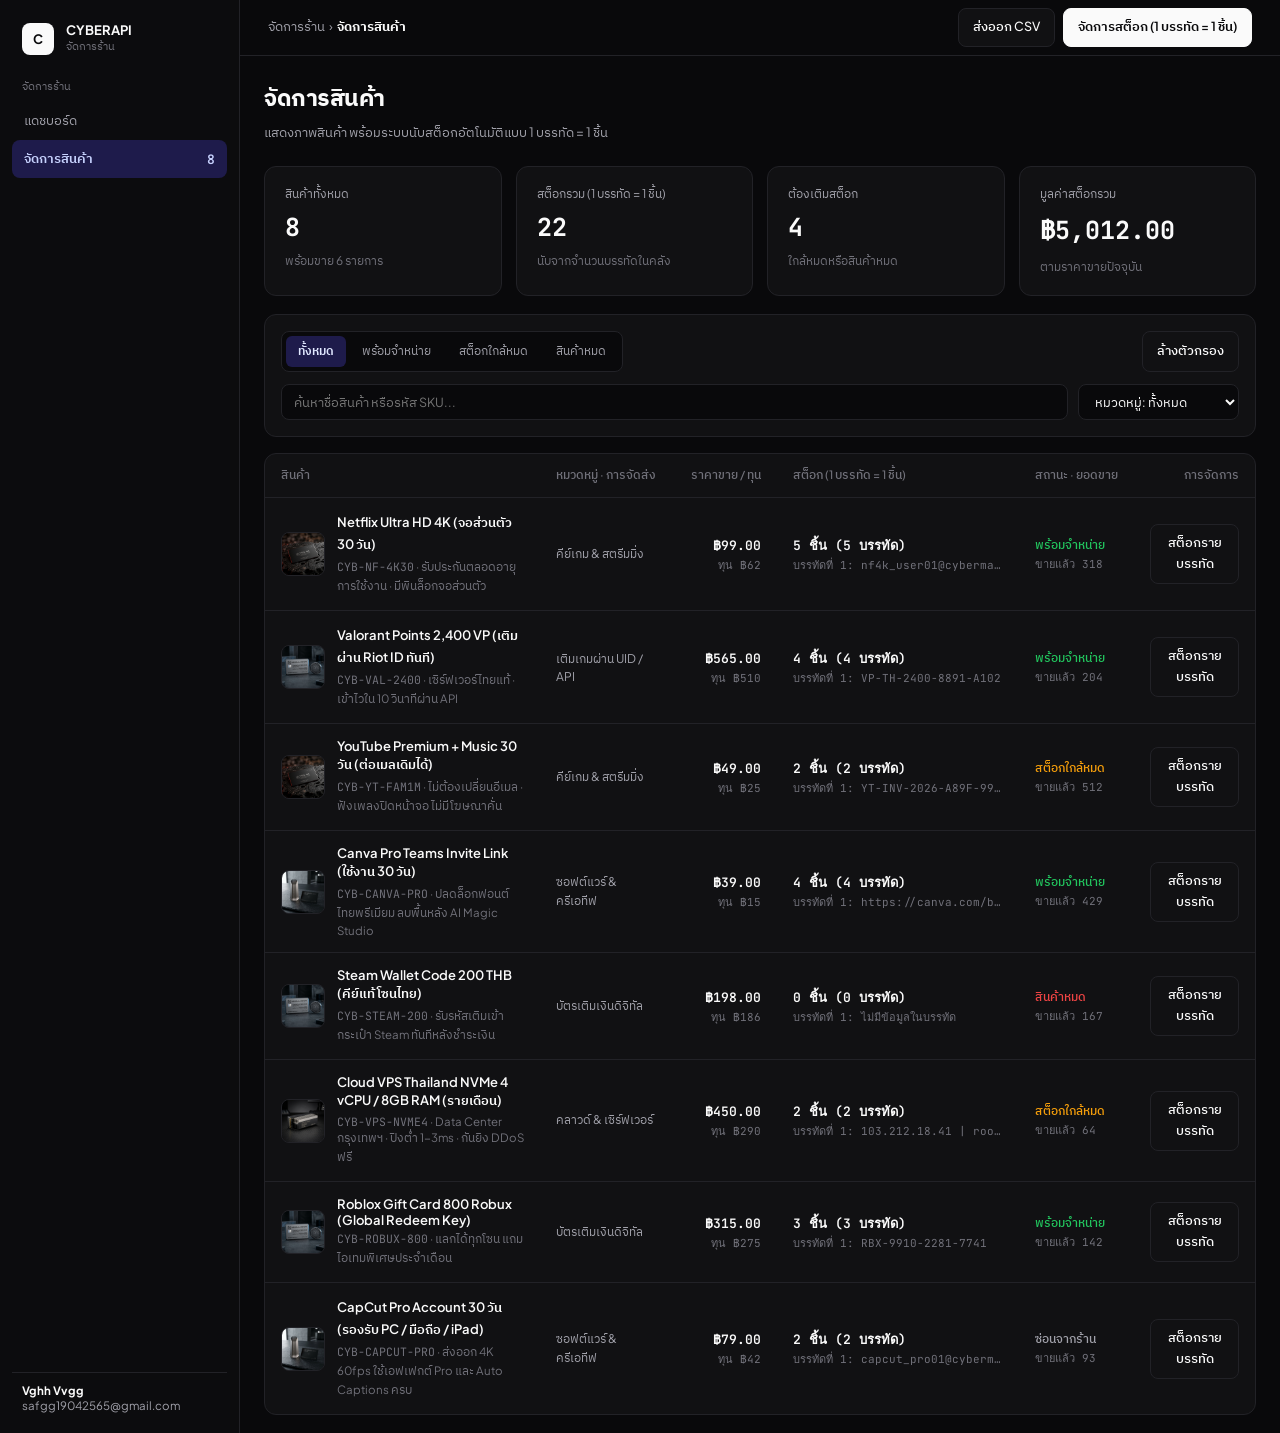
<file: public/cyberapi-product-management.html>
<!DOCTYPE html>
<html lang="th" class="dark">
<head>
  <meta charset="UTF-8" />
  <meta name="viewport" content="width=device-width, initial-scale=1.0" />
  <title>CYBERAPI — จัดการสินค้าและสต็อก (1 บรรทัด = 1 ชิ้น)</title>
  <link rel="preconnect" href="https://fonts.googleapis.com" />
  <link rel="preconnect" href="https://fonts.gstatic.com" crossorigin />
  <link href="https://fonts.googleapis.com/css2?family=IBM+Plex+Sans+Thai:wght@400;500;600;700&family=JetBrains+Mono:wght@400;500;600&family=Plus+Jakarta+Sans:wght@400;500;600;700&display=swap" rel="stylesheet" />
  <style>
    :root {
      --bg-canvas: #09090b;
      --bg-sidebar: #0c0c0e;
      --bg-card: #111113;
      --bg-elevated: #17171b;
      --border-subtle: #222227;
      --border-hover: #34343d;
      --text-primary: #fafafa;
      --text-secondary: #a1a1aa;
      --text-muted: #71717a;
      --accent: #6366f1;
    }
    * { box-sizing: border-box; margin: 0; padding: 0; }
    body {
      font-family: 'Plus Jakarta Sans', 'IBM Plex Sans Thai', sans-serif;
      background: var(--bg-canvas);
      color: var(--text-primary);
      display: flex;
      min-height: 100vh;
      -webkit-font-smoothing: antialiased;
    }
    .mono { font-family: 'JetBrains Mono', monospace; font-variant-numeric: tabular-nums; }
    aside {
      width: 240px; background: var(--bg-sidebar);
      border-right: 1px solid var(--border-subtle);
      display: flex; flex-direction: column; justify-content: space-between;
      padding: 16px 12px; flex-shrink: 0;
    }
    .brand { display: flex; align-items: center; gap: 12px; padding: 6px 10px; }
    .brand-logo {
      width: 32px; height: 32px; border-radius: 8px;
      background: #fafafa; color: #09090b;
      display: grid; place-items: center; font-weight: 700; font-size: 13px;
    }
    .nav-label { font-size: 11px; color: var(--text-muted); padding: 16px 10px 6px; }
    .nav-item {
      display: flex; align-items: center; justify-content: space-between;
      width: 100%; padding: 8px 12px; border-radius: 8px; border: none;
      background: transparent; color: var(--text-secondary);
      font-size: 13px; font-family: inherit; cursor: pointer; text-align: left;
    }
    .nav-item:hover { background: var(--bg-elevated); color: var(--text-primary); }
    .nav-item.active { background: #1e1b4b; color: #c7d2fe; font-weight: 600; }
    main { flex: 1; display: flex; flex-direction: column; min-width: 0; }
    header {
      height: 56px; border-bottom: 1px solid var(--border-subtle);
      display: flex; align-items: center; justify-content: space-between; padding: 0 28px;
    }
    .container { padding: 24px; max-width: none; width: 100%; flex: 1; display: flex; flex-direction: column; }
    .page-head { display: flex; justify-content: space-between; align-items: flex-end; gap: 16px; margin-bottom: 22px; flex-wrap: wrap; }
    .page-title { font-size: 23px; font-weight: 700; letter-spacing: -0.02em; }
    .page-sub { font-size: 13px; color: var(--text-secondary); margin-top: 4px; }
    .btn-row { display: flex; gap: 8px; flex-wrap: wrap; }
    .btn {
      padding: 8px 14px; border-radius: 8px; font-size: 12.5px; font-weight: 500;
      font-family: inherit; cursor: pointer; border: 1px solid var(--border-subtle);
      background: var(--bg-card); color: var(--text-primary); transition: 0.15s ease;
    }
    .btn:hover { border-color: var(--border-hover); background: var(--bg-elevated); }
    .btn-primary { background: #fafafa; color: #09090b; border-color: #fafafa; font-weight: 600; }
    .btn-primary:hover { background: #e4e4e7; }
    .kpi-grid { display: grid; grid-template-columns: repeat(auto-fit, minmax(220px, 1fr)); gap: 14px; margin-bottom: 18px; }
    .kpi-card { background: var(--bg-card); border: 1px solid var(--border-subtle); border-radius: 12px; padding: 18px 20px; }
    .kpi-label { font-size: 12px; color: var(--text-secondary); }
    .kpi-val { font-size: 25px; font-weight: 700; margin: 6px 0 8px; }
    .kpi-meta { font-size: 12px; color: var(--text-muted); }
    .filter-panel {
      background: var(--bg-card); border: 1px solid var(--border-subtle);
      border-radius: 12px; padding: 16px; margin-bottom: 16px; display: flex; flex-direction: column; gap: 12px;
    }
    .tabs { display: flex; gap: 4px; background: var(--bg-canvas); padding: 4px; border-radius: 8px; border: 1px solid var(--border-subtle); flex-wrap: wrap; }
    .tab-btn { padding: 6px 12px; border-radius: 6px; border: none; background: transparent; color: var(--text-secondary); font-size: 12px; font-family: inherit; cursor: pointer; }
    .tab-btn.active { background: #1e1b4b; color: #e0e7ff; font-weight: 600; }
    .controls-row { display: flex; flex-wrap: wrap; gap: 10px; }
    .input, .select, textarea {
      background: var(--bg-canvas); border: 1px solid var(--border-subtle);
      color: var(--text-primary); padding: 8px 12px; border-radius: 8px;
      font-size: 12.5px; font-family: inherit; outline: none;
    }
    .input:focus, .select:focus, textarea:focus { border-color: var(--accent); }
    .table-wrap { background: var(--bg-card); border: 1px solid var(--border-subtle); border-radius: 12px; overflow-x: auto; }
    table { width: 100%; border-collapse: collapse; text-align: left; }
    th { font-size: 11.5px; font-weight: 500; color: var(--text-muted); padding: 12px 16px; border-bottom: 1px solid var(--border-subtle); white-space: nowrap; }
    td { padding: 14px 16px; border-bottom: 1px solid var(--border-subtle); font-size: 13px; vertical-align: middle; }
    tr:last-child td { border-bottom: none; }
    .prod-cell { display: flex; align-items: center; gap: 12px; }
    .thumb { width: 44px; height: 44px; border-radius: 8px; object-fit: cover; border: 1px solid var(--border-subtle); background: #18181b; flex-shrink: 0; }
    .prod-title { font-weight: 600; color: var(--text-primary); }
    .prod-sub { font-size: 11.5px; color: var(--text-muted); margin-top: 2px; }
    .modal-backdrop { position: fixed; inset: 0; background: rgba(0,0,0,0.75); display: none; place-items: center; z-index: 50; padding: 16px; }
    .modal-backdrop.open { display: grid; }
    .modal { background: var(--bg-card); border: 1px solid var(--border-subtle); border-radius: 14px; width: 100%; max-width: 540px; padding: 24px; }
    label { font-size: 12px; color: var(--text-secondary); display: block; margin-bottom: 6px; }
  </style>
</head>
<body>
  <aside>
    <div>
      <div class="brand">
        <div class="brand-logo">C</div>
        <div>
          <div style="font-size:13px;font-weight:700;">CYBERAPI</div>
          <div style="font-size:11px;color:var(--text-muted);">จัดการร้าน</div>
        </div>
      </div>
      <div class="nav-label">จัดการร้าน</div>
      <button class="nav-item"><span>แดชบอร์ด</span></button>
      <button class="nav-item active"><span>จัดการสินค้า</span><span class="mono" id="nav-count">0</span></button>
    </div>
    <div style="padding:10px;border-top:1px solid var(--border-subtle);font-size:11.5px;color:var(--text-secondary);">
      <strong style="color:var(--text-primary);display:block;">Vghh Vvgg</strong>
      safgg19042565@gmail.com
    </div>
  </aside>

  <main>
    <header>
      <div style="font-size:12.5px;color:var(--text-secondary);">จัดการร้าน &nbsp;›&nbsp; <strong style="color:var(--text-primary);">จัดการสินค้า</strong></div>
      <div class="btn-row">
        <button class="btn" onclick="exportCsv()">ส่งออก CSV</button>
        <button class="btn btn-primary" onclick="openStockModal(products[0]?.id)">จัดการสต็อก (1 บรรทัด = 1 ชิ้น)</button>
      </div>
    </header>

    <div class="container">
      <div class="page-head">
        <div>
          <h1 class="page-title">จัดการสินค้า</h1>
          <p class="page-sub">แสดงภาพสินค้า พร้อมระบบนับสต็อกอัตโนมัติแบบ 1 บรรทัด = 1 ชิ้น</p>
        </div>
      </div>

      <div class="kpi-grid" id="kpi-container"></div>

      <div class="filter-panel">
        <div style="display:flex;justify-content:space-between;gap:10px;flex-wrap:wrap;">
          <div class="tabs" id="status-tabs">
            <button class="tab-btn active" data-status="all" onclick="setStatus('all')">ทั้งหมด</button>
            <button class="tab-btn" data-status="active" onclick="setStatus('active')">พร้อมจำหน่าย</button>
            <button class="tab-btn" data-status="low_stock" onclick="setStatus('low_stock')">สต็อกใกล้หมด</button>
            <button class="tab-btn" data-status="out_of_stock" onclick="setStatus('out_of_stock')">สินค้าหมด</button>
          </div>
          <button class="btn" onclick="resetFilters()">ล้างตัวกรอง</button>
        </div>
        <div class="controls-row">
          <input id="search-input" class="input" style="flex:1;min-width:240px;" placeholder="ค้นหาชื่อสินค้า หรือรหัส SKU..." oninput="render()" />
          <select id="cat-select" class="select" onchange="render()">
            <option value="all">หมวดหมู่: ทั้งหมด</option>
            <option value="คีย์เกม & สตรีมมิ่ง">คีย์เกม & สตรีมมิ่ง</option>
            <option value="ซอฟต์แวร์ & ครีเอทีฟ">ซอฟต์แวร์ & ครีเอทีฟ</option>
            <option value="เติมเกมผ่าน UID / API">เติมเกมผ่าน UID / API</option>
            <option value="คลาวด์ & เซิร์ฟเวอร์">คลาวด์ & เซิร์ฟเวอร์</option>
            <option value="บัตรเติมเงินดิจิทัล">บัตรเติมเงินดิจิทัล</option>
          </select>
        </div>
      </div>

      <div class="table-wrap">
        <table>
          <thead>
            <tr>
              <th>สินค้า</th>
              <th>หมวดหมู่ · การจัดส่ง</th>
              <th style="text-align:right;">ราคาขาย / ทุน</th>
              <th>สต็อก (1 บรรทัด = 1 ชิ้น)</th>
              <th>สถานะ · ยอดขาย</th>
              <th style="text-align:right;">การจัดการ</th>
            </tr>
          </thead>
          <tbody id="product-tbody"></tbody>
        </table>
      </div>
    </div>
  </main>

  <div class="modal-backdrop" id="stock-modal">
    <div class="modal">
      <h2 id="stock-modal-title" style="font-size:16px;font-weight:700;">จัดการสต็อก (1 บรรทัด = 1 ชิ้น)</h2>
      <p style="font-size:12px;color:var(--text-secondary);margin:4px 0 14px;">วางรหัสคีย์หรือบัญชีบรรทัดละ 1 ชิ้น ระบบจะนับจำนวนบรรทัดเป็นจำนวนสต็อกอัตโนมัติ</p>
      <textarea id="stock-lines" class="mono" rows="8" style="width:100%;line-height:1.6;" placeholder="บรรทัดที่ 1 = ชิ้นที่ 1&#10;บรรทัดที่ 2 = ชิ้นที่ 2"></textarea>
      <div class="btn-row" style="justify-content:flex-end;margin-top:16px;">
        <button class="btn" onclick="closeStockModal()">ยกเลิก</button>
        <button class="btn btn-primary" onclick="saveStockLines()">บันทึกสต็อก</button>
      </div>
    </div>
  </div>

  <script>
    let products = [
  {
    "id": "prod-1",
    "sku": "CYB-NF-4K30",
    "name": "Netflix Ultra HD 4K (จอส่วนตัว 30 วัน)",
    "subtitle": "รับประกันตลอดอายุการใช้งาน · มีพินล็อกจอส่วนตัว",
    "imageUrl": "/src/assets/images/prod_streaming_cinema_1794123175710.jpg",
    "category": "คีย์เกม & สตรีมมิ่ง",
    "price": 99,
    "cost": 62,
    "stock": 5,
    "lowStockThreshold": 3,
    "soldCount": 318,
    "deliveryType": "account",
    "deliveryLabel": "ส่งบัญชีพร้อมใช้ (1 บรรทัด = 1 ชิ้น)",
    "stockKeys": [
      "nf4k_user01@cybermail.io:Pass#9981 | PIN 1102",
      "nf4k_user02@cybermail.io:Pass#9982 | PIN 2409",
      "nf4k_user03@cybermail.io:Pass#9983 | PIN 3810",
      "nf4k_user04@cybermail.io:Pass#9984 | PIN 4512",
      "nf4k_user05@cybermail.io:Pass#9985 | PIN 8821"
    ],
    "isHidden": false,
    "updatedAt": "2026-11-08 11:42"
  },
  {
    "id": "prod-2",
    "sku": "CYB-VAL-2400",
    "name": "Valorant Points 2,400 VP (เติมผ่าน Riot ID ทันที)",
    "subtitle": "เซิร์ฟเวอร์ไทยแท้ · เข้าไวใน 10 วินาทีผ่าน API",
    "imageUrl": "/src/assets/images/prod_gaming_valorant_1794123178143.jpg",
    "category": "เติมเกมผ่าน UID / API",
    "price": 565,
    "cost": 510,
    "stock": 4,
    "lowStockThreshold": 2,
    "soldCount": 204,
    "deliveryType": "auto_key",
    "deliveryLabel": "ส่งคีย์อัตโนมัติ (1 บรรทัด = 1 ชิ้น)",
    "stockKeys": [
      "VP-TH-2400-8891-A102",
      "VP-TH-2400-8892-B409",
      "VP-TH-2400-8893-C712",
      "VP-TH-2400-8894-D994"
    ],
    "isHidden": false,
    "updatedAt": "2026-11-08 11:30"
  },
  {
    "id": "prod-3",
    "sku": "CYB-YT-FAM1M",
    "name": "YouTube Premium + Music 30 วัน (ต่อเมลเดิมได้)",
    "subtitle": "ไม่ต้องเปลี่ยนอีเมล · ฟังเพลงปิดหน้าจอ ไม่มีโฆษณาคั่น",
    "imageUrl": "/src/assets/images/prod_streaming_cinema_1794123175710.jpg",
    "category": "คีย์เกม & สตรีมมิ่ง",
    "price": 49,
    "cost": 25,
    "stock": 2,
    "lowStockThreshold": 5,
    "soldCount": 512,
    "deliveryType": "auto_key",
    "deliveryLabel": "ส่งคีย์อัตโนมัติ (1 บรรทัด = 1 ชิ้น)",
    "stockKeys": [
      "YT-INV-2026-A89F-9912",
      "YT-INV-2026-B12C-4410"
    ],
    "isHidden": false,
    "updatedAt": "2026-11-08 10:55"
  },
  {
    "id": "prod-4",
    "sku": "CYB-CANVA-PRO",
    "name": "Canva Pro Teams Invite Link (ใช้งาน 30 วัน)",
    "subtitle": "ปลดล็อกฟอนต์ไทยพรีเมียม ลบพื้นหลัง AI Magic Studio",
    "imageUrl": "/src/assets/images/prod_creative_software_1794123177959.jpg",
    "category": "ซอฟต์แวร์ & ครีเอทีฟ",
    "price": 39,
    "cost": 15,
    "stock": 4,
    "lowStockThreshold": 2,
    "soldCount": 429,
    "deliveryType": "auto_key",
    "deliveryLabel": "ส่งคีย์อัตโนมัติ (1 บรรทัด = 1 ชิ้น)",
    "stockKeys": [
      "https://canva.com/brand/join?token=cyb_8812a",
      "https://canva.com/brand/join?token=cyb_8812b",
      "https://canva.com/brand/join?token=cyb_8812c",
      "https://canva.com/brand/join?token=cyb_8812d"
    ],
    "isHidden": false,
    "updatedAt": "2026-11-08 09:20"
  },
  {
    "id": "prod-5",
    "sku": "CYB-STEAM-200",
    "name": "Steam Wallet Code 200 THB (คีย์แท้โซนไทย)",
    "subtitle": "รับรหัสเติมเข้ากระเป๋า Steam ทันทีหลังชำระเงิน",
    "imageUrl": "/src/assets/images/prod_gaming_valorant_1794123178143.jpg",
    "category": "บัตรเติมเงินดิจิทัล",
    "price": 198,
    "cost": 186,
    "stock": 0,
    "lowStockThreshold": 3,
    "soldCount": 167,
    "deliveryType": "auto_key",
    "deliveryLabel": "ส่งคีย์อัตโนมัติ (1 บรรทัด = 1 ชิ้น)",
    "stockKeys": [],
    "isHidden": false,
    "updatedAt": "2026-11-07 22:15"
  },
  {
    "id": "prod-6",
    "sku": "CYB-VPS-NVME4",
    "name": "Cloud VPS Thailand NVMe 4 vCPU / 8GB RAM (รายเดือน)",
    "subtitle": "Data Center กรุงเทพฯ · ปิงต่ำ 1-3ms · กันยิง DDoS ฟรี",
    "imageUrl": "/src/assets/images/prod_cloud_server_1794123179393.jpg",
    "category": "คลาวด์ & เซิร์ฟเวอร์",
    "price": 450,
    "cost": 290,
    "stock": 2,
    "lowStockThreshold": 3,
    "soldCount": 64,
    "deliveryType": "account",
    "deliveryLabel": "ส่งบัญชีพร้อมใช้ (1 บรรทัด = 1 ชิ้น)",
    "stockKeys": [
      "103.212.18.41 | root:Vps#Thai991",
      "103.212.18.42 | root:Vps#Thai992"
    ],
    "isHidden": false,
    "updatedAt": "2026-11-07 19:40"
  },
  {
    "id": "prod-7",
    "sku": "CYB-ROBUX-800",
    "name": "Roblox Gift Card 800 Robux (Global Redeem Key)",
    "subtitle": "แลกได้ทุกโซน แถมไอเทมพิเศษประจำเดือน",
    "imageUrl": "/src/assets/images/prod_gaming_valorant_1794123178143.jpg",
    "category": "บัตรเติมเงินดิจิทัล",
    "price": 315,
    "cost": 275,
    "stock": 3,
    "lowStockThreshold": 2,
    "soldCount": 142,
    "deliveryType": "auto_key",
    "deliveryLabel": "ส่งคีย์อัตโนมัติ (1 บรรทัด = 1 ชิ้น)",
    "stockKeys": [
      "RBX-9910-2281-7741",
      "RBX-9910-2281-7742",
      "RBX-9910-2281-7743"
    ],
    "isHidden": false,
    "updatedAt": "2026-11-07 16:05"
  },
  {
    "id": "prod-8",
    "sku": "CYB-CAPCUT-PRO",
    "name": "CapCut Pro Account 30 วัน (รองรับ PC / มือถือ / iPad)",
    "subtitle": "ส่งออก 4K 60fps ใช้เอฟเฟกต์ Pro และ Auto Captions ครบ",
    "imageUrl": "/src/assets/images/prod_creative_software_1794123177959.jpg",
    "category": "ซอฟต์แวร์ & ครีเอทีฟ",
    "price": 79,
    "cost": 42,
    "stock": 2,
    "lowStockThreshold": 2,
    "soldCount": 93,
    "deliveryType": "account",
    "deliveryLabel": "ส่งบัญชีพร้อมใช้ (1 บรรทัด = 1 ชิ้น)",
    "stockKeys": [
      "capcut_pro01@cybermail.io:Cap#2026",
      "capcut_pro02@cybermail.io:Cap#2027"
    ],
    "isHidden": true,
    "updatedAt": "2026-11-06 14:12"
  }
];
    let activeStatus = 'all';
    let currentStockId = null;

    function getStatus(p) {
      if (p.isHidden) return { key: 'hidden', label: 'ซ่อนจากร้าน', color: '#a1a1aa' };
      if (p.stock <= 0) return { key: 'out_of_stock', label: 'สินค้าหมด', color: '#ef4444' };
      if (p.stock <= p.lowStockThreshold) return { key: 'low_stock', label: 'สต็อกใกล้หมด', color: '#f59e0b' };
      return { key: 'active', label: 'พร้อมจำหน่าย', color: '#22c55e' };
    }

    function setStatus(st) {
      activeStatus = st;
      document.querySelectorAll('#status-tabs .tab-btn').forEach(b => b.classList.toggle('active', b.dataset.status === st));
      render();
    }

    function resetFilters() {
      document.getElementById('search-input').value = '';
      document.getElementById('cat-select').value = 'all';
      setStatus('all');
    }

    function openStockModal(id) {
      currentStockId = id;
      const item = products.find(p => p.id === id);
      if (!item) return;
      document.getElementById('stock-modal-title').textContent = 'สต็อก: ' + item.name;
      document.getElementById('stock-lines').value = (item.stockKeys || []).join('\n');
      document.getElementById('stock-modal').classList.add('open');
    }

    function closeStockModal() {
      document.getElementById('stock-modal').classList.remove('open');
    }

    function saveStockLines() {
      const item = products.find(p => p.id === currentStockId);
      if (item) {
        const lines = document.getElementById('stock-lines').value.split(/\r?\n/).map(s => s.trim()).filter(Boolean);
        item.stockKeys = lines;
        item.stock = lines.length;
      }
      closeStockModal();
      render();
    }

    function exportCsv() {
      const header = 'SKU,Name,Category,Price,Stock\n';
      const rows = products.map(p => `"${p.sku}","${p.name}","${p.category}",${p.price},${p.stock}`).join('\n');
      const blob = new Blob([header + rows], { type: 'text/csv;charset=utf-8;' });
      const a = document.createElement('a');
      a.href = URL.createObjectURL(blob);
      a.download = 'cyberapi-products.csv';
      a.click();
    }

    function render() {
      const q = document.getElementById('search-input').value.trim().toLowerCase();
      const cat = document.getElementById('cat-select').value;
      document.getElementById('nav-count').textContent = products.length;

      const totalStock = products.reduce((s, p) => s + p.stock, 0);
      const lowOrOut = products.filter(p => p.stock <= p.lowStockThreshold).length;
      const invValue = products.reduce((s, p) => s + p.price * p.stock, 0);

      document.getElementById('kpi-container').innerHTML = `
        <div class="kpi-card"><div class="kpi-label">สินค้าทั้งหมด</div><div class="kpi-val mono">${products.length}</div><div class="kpi-meta">พร้อมขาย ${products.filter(p => !p.isHidden && p.stock > 0).length} รายการ</div></div>
        <div class="kpi-card"><div class="kpi-label">สต็อกรวม (1 บรรทัด = 1 ชิ้น)</div><div class="kpi-val mono">${totalStock}</div><div class="kpi-meta">นับจากจำนวนบรรทัดในคลัง</div></div>
        <div class="kpi-card"><div class="kpi-label">ต้องเติมสต็อก</div><div class="kpi-val mono">${lowOrOut}</div><div class="kpi-meta">ใกล้หมดหรือสินค้าหมด</div></div>
        <div class="kpi-card"><div class="kpi-label">มูลค่าสต็อกรวม</div><div class="kpi-val mono">฿${invValue.toLocaleString('th-TH', { minimumFractionDigits: 2 })}</div><div class="kpi-meta">ตามราคาขายปัจจุบัน</div></div>
      `;

      const list = products.filter(p => {
        if (q && !(p.name.toLowerCase().includes(q) || p.sku.toLowerCase().includes(q))) return false;
        if (cat !== 'all' && p.category !== cat) return false;
        if (activeStatus !== 'all' && getStatus(p).key !== activeStatus) return false;
        return true;
      });

      document.getElementById('product-tbody').innerHTML = list.map(p => {
        const st = getStatus(p);
        const nextLine = p.stockKeys && p.stockKeys[0] ? p.stockKeys[0] : 'ไม่มีข้อมูลในบรรทัด';
        return `
          <tr>
            <td>
              <div class="prod-cell">
                <img class="thumb" src="${p.imageUrl}" alt="${p.name}" onerror="this.style.display='none'" />
                <div>
                  <div class="prod-title">${p.name}</div>
                  <div class="prod-sub"><span class="mono">${p.sku}</span> · ${p.subtitle}</div>
                </div>
              </div>
            </td>
            <td style="color:var(--text-secondary);font-size:12px;">${p.category}</td>
            <td class="mono" style="text-align:right;font-weight:600;">฿${p.price.toFixed(2)}<div style="font-size:11px;color:var(--text-muted);font-weight:400;">ทุน ฿${p.cost}</div></td>
            <td>
              <div class="mono" style="font-weight:600;">${p.stock} ชิ้น (${(p.stockKeys||[]).length} บรรทัด)</div>
              <div class="mono" style="font-size:11px;color:var(--text-muted);max-width:210px;overflow:hidden;text-overflow:ellipsis;white-space:nowrap;">บรรทัดที่ 1: ${nextLine}</div>
            </td>
            <td><div style="color:${st.color};font-weight:500;font-size:12px;">${st.label}</div><div class="mono" style="font-size:11px;color:var(--text-muted);">ขายแล้ว ${p.soldCount}</div></td>
            <td style="text-align:right;">
              <button class="btn" onclick="openStockModal('${p.id}')">สต็อกรายบรรทัด</button>
            </td>
          </tr>
        `;
      }).join('');
    }
    render();
  </script>
</body>
</html>
</file>
